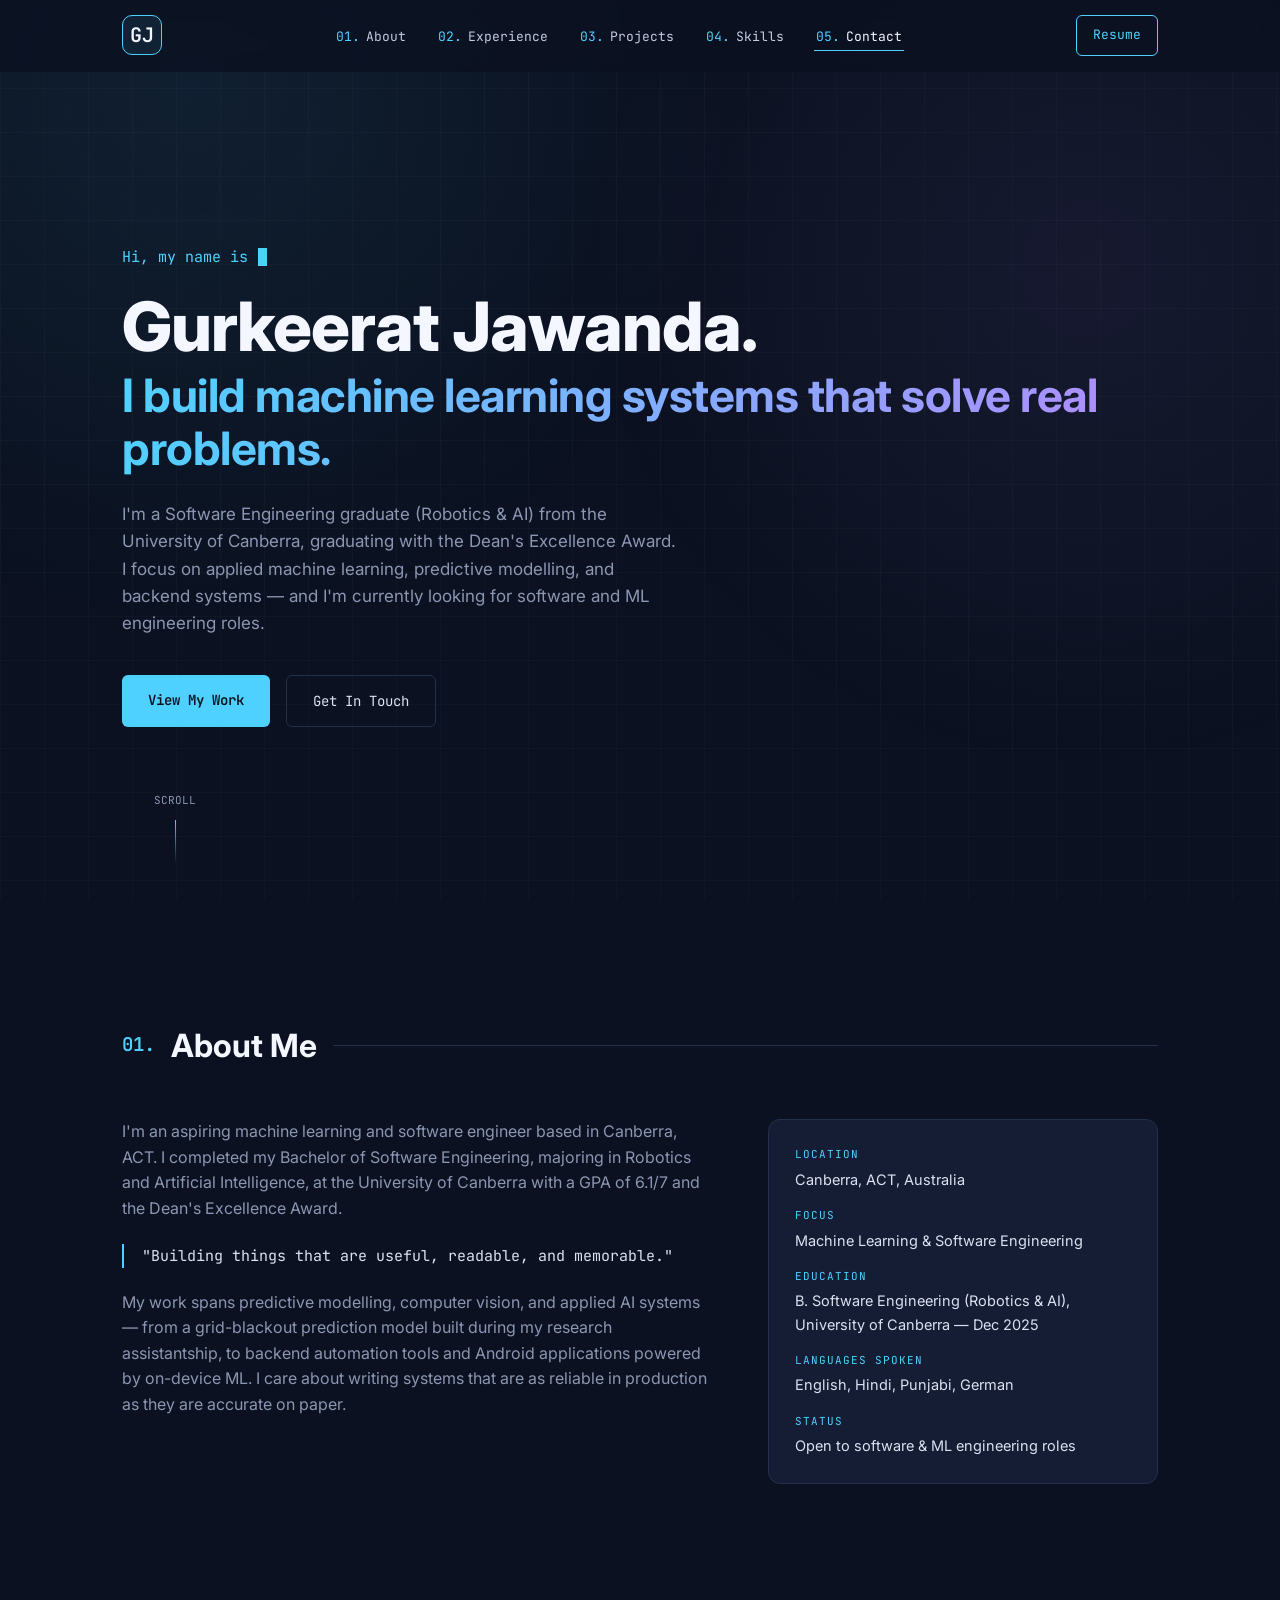
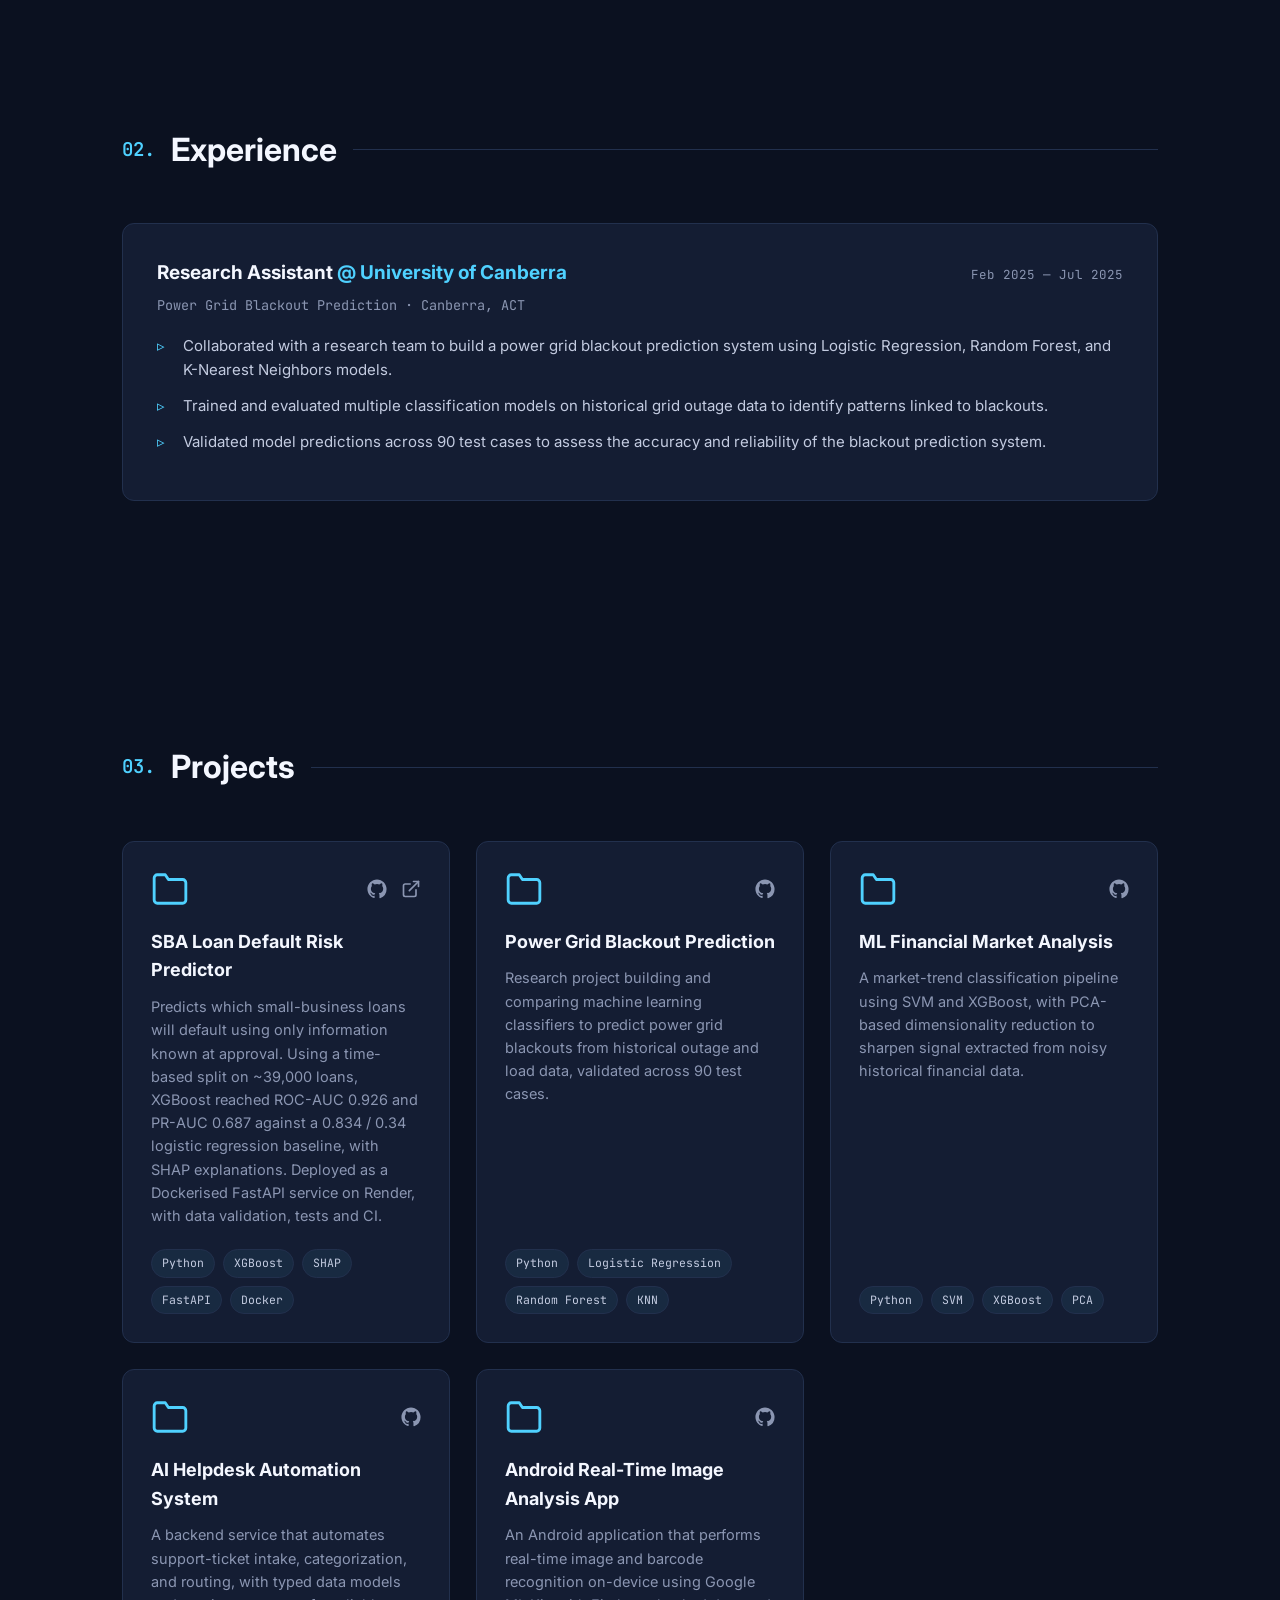
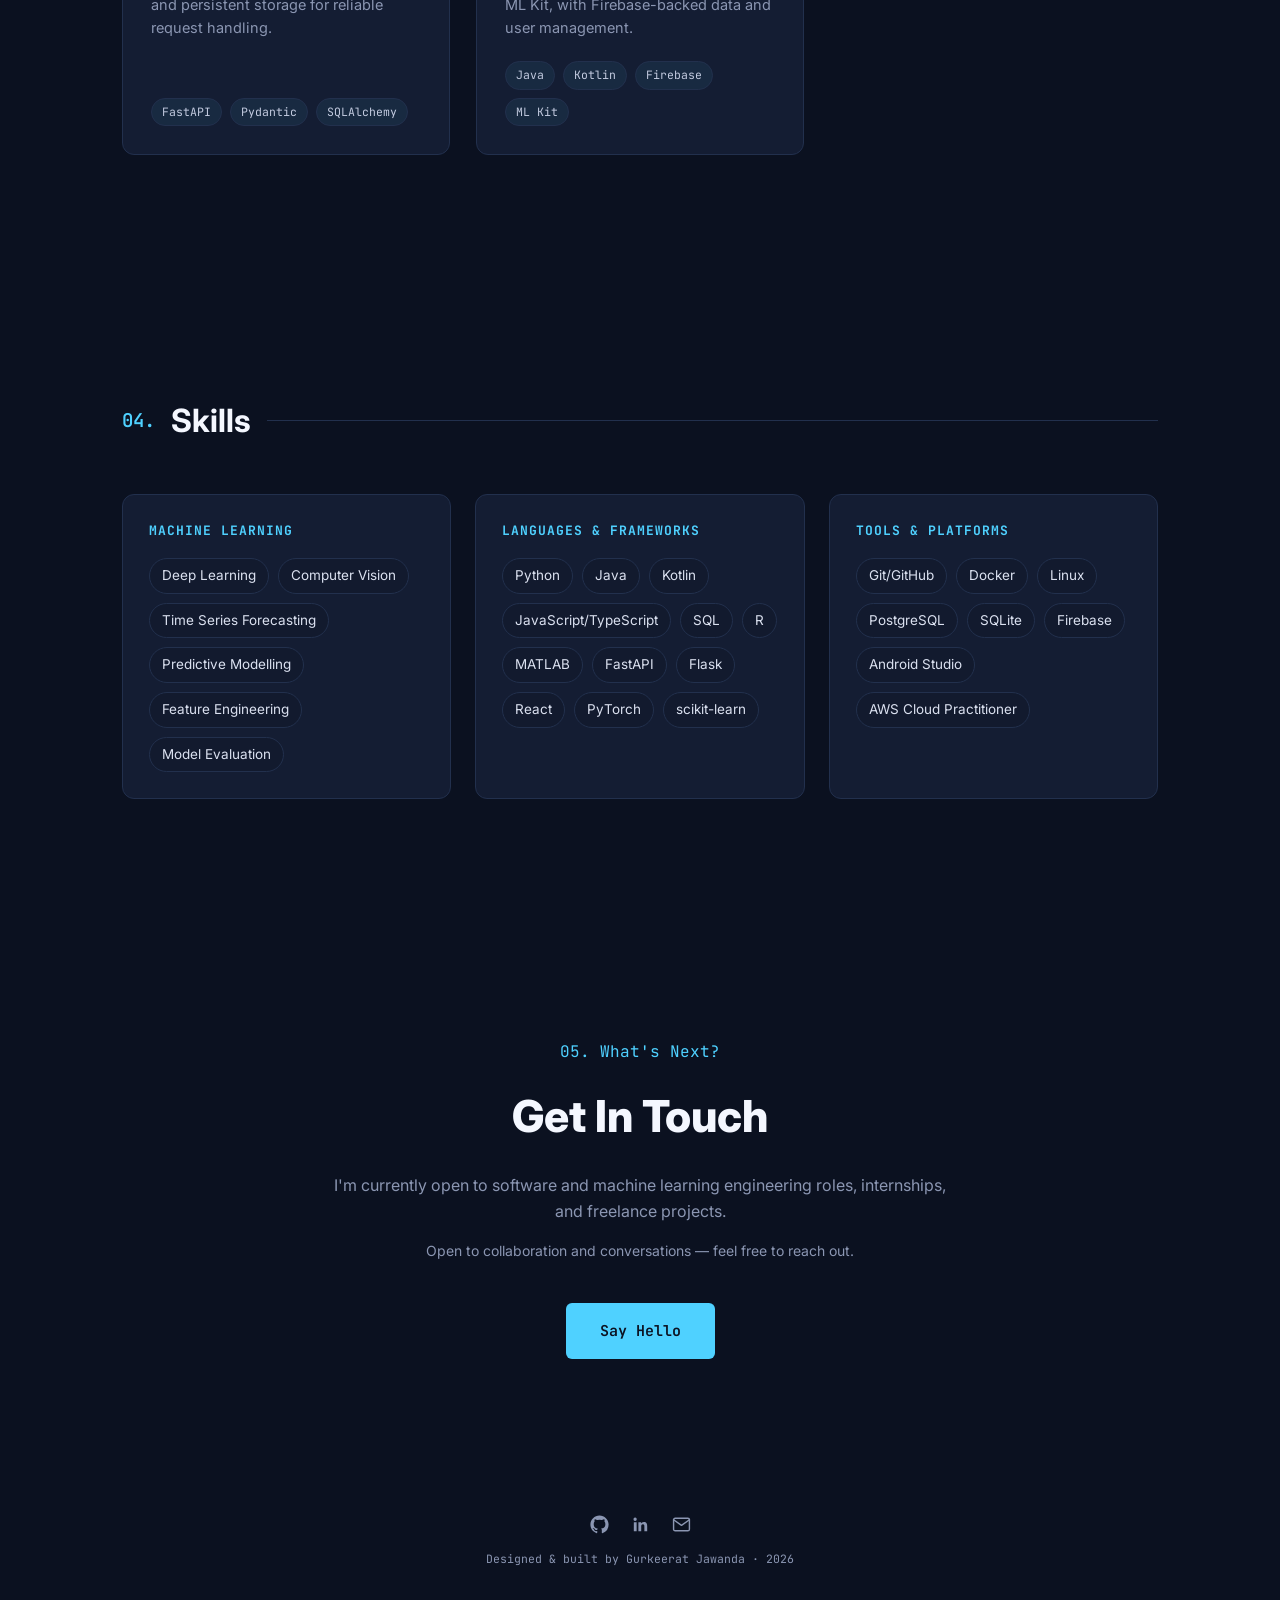
<file: index_1.html>
<!DOCTYPE html>
<html lang="en">
<head>
<meta charset="UTF-8">
<meta name="viewport" content="width=device-width, initial-scale=1.0">
<title>Gurkeerat Jawanda — Machine Learning Engineer</title>
<meta name="description" content="Gurkeerat Jawanda — Software Engineering graduate specializing in machine learning, predictive modelling, and applied AI systems.">
<link rel="preconnect" href="https://fonts.googleapis.com">
<link rel="preconnect" href="https://fonts.gstatic.com" crossorigin>
<link href="https://fonts.googleapis.com/css2?family=Inter:wght@400;500;600;700;800&family=JetBrains+Mono:wght@400;500;600&display=swap" rel="stylesheet">
<style>
  :root{
    --navy:#0b1120;
    --navy-light:#121a2e;
    --card:#141d33;
    --border:#22304d;
    --slate:#8b96b2;
    --light-slate:#c3cbe0;
    --lightest-slate:#dbe1f0;
    --white:#f4f7ff;
    --accent:#4fd1ff;
    --accent-2:#b18bff;
    --font-sans:'Inter',-apple-system,BlinkMacSystemFont,'Segoe UI',sans-serif;
    --font-mono:'JetBrains Mono',ui-monospace,SFMono-Regular,Menlo,monospace;
    --maxw:1100px;
    --nav-h:72px;
  }
  *{margin:0;padding:0;box-sizing:border-box;}
  html{scroll-behavior:smooth;}
  body{
    background:var(--navy);
    color:var(--slate);
    font-family:var(--font-sans);
    line-height:1.6;
    overflow-x:hidden;
  }
  body::before{
    content:"";
    position:fixed;
    inset:0;
    background-image:
      radial-gradient(circle at 15% 10%, rgba(79,209,255,0.08), transparent 40%),
      radial-gradient(circle at 85% 30%, rgba(177,139,255,0.07), transparent 40%),
      linear-gradient(rgba(255,255,255,0.025) 1px, transparent 1px),
      linear-gradient(90deg, rgba(255,255,255,0.025) 1px, transparent 1px);
    background-size:auto, auto, 44px 44px, 44px 44px;
    pointer-events:none;
    z-index:0;
  }
  a{color:inherit;text-decoration:none;}
  ul{list-style:none;}
  img,svg{display:block;}
  section, header, footer{position:relative;z-index:1;}
  .mono{font-family:var(--font-mono);}
  .accent{color:var(--accent);}
  .container{max-width:var(--maxw);margin:0 auto;padding:0 32px;}
  ::selection{background:rgba(79,209,255,0.25);color:var(--white);}

  /* Nav */
  header.nav{
    position:fixed;top:0;left:0;right:0;height:var(--nav-h);
    display:flex;align-items:center;z-index:100;
    background:rgba(11,17,32,0.75);
    backdrop-filter:blur(10px);
    -webkit-backdrop-filter:blur(10px);
    border-bottom:1px solid transparent;
    transition:border-color .3s ease, background .3s ease;
  }
  header.nav.scrolled{border-bottom-color:var(--border);background:rgba(11,17,32,0.92);}
  .nav-inner{display:flex;align-items:center;justify-content:space-between;width:100%;max-width:var(--maxw);margin:0 auto;padding:0 32px;}
  .logo{font-family:var(--font-mono);font-weight:600;font-size:20px;color:var(--white);border:1px solid var(--accent);
    width:40px;height:40px;display:flex;align-items:center;justify-content:center;border-radius:10px;
    background:rgba(79,209,255,0.08);}
  .nav-links{display:flex;align-items:center;gap:28px;}
  .nav-links a{font-family:var(--font-mono);font-size:13px;color:var(--light-slate);position:relative;padding:4px 2px;}
  .nav-links a .num{color:var(--accent);margin-right:6px;}
  .nav-links a::after{content:"";position:absolute;left:0;bottom:-2px;width:0;height:1px;background:var(--accent);transition:width .25s ease;}
  .nav-links a:hover::after, .nav-links a.active::after{width:100%;}
  .nav-links a:hover, .nav-links a.active{color:var(--white);}
  .resume-btn{
    font-family:var(--font-mono);font-size:13px;color:var(--accent);
    border:1px solid var(--accent);padding:9px 16px;border-radius:6px;
    transition:background .2s ease, box-shadow .2s ease, transform .2s ease;
  }
  .resume-btn:hover{background:rgba(79,209,255,0.1);box-shadow:0 0 20px rgba(79,209,255,0.15);transform:translateY(-2px);}
  .nav-toggle{display:none;background:none;border:none;color:var(--white);cursor:pointer;padding:8px;}
  .nav-toggle svg{width:24px;height:24px;}

  /* Mobile nav */
  .mobile-menu{
    position:fixed;top:0;right:0;height:100vh;width:min(75vw,320px);
    background:var(--navy-light);border-left:1px solid var(--border);
    z-index:200;display:flex;flex-direction:column;padding:80px 32px 32px;gap:26px;
    transform:translateX(100%);transition:transform .35s ease;
  }
  .mobile-menu.open{transform:translateX(0);}
  .mobile-menu a{font-family:var(--font-mono);font-size:15px;color:var(--lightest-slate);}
  .mobile-menu .num{color:var(--accent);margin-right:8px;}
  .scrim{position:fixed;inset:0;background:rgba(5,8,16,0.6);z-index:150;opacity:0;pointer-events:none;transition:opacity .3s ease;}
  .scrim.open{opacity:1;pointer-events:auto;}

  /* Reveal animation */
  .reveal{opacity:0;transform:translateY(24px);transition:opacity .7s ease, transform .7s ease;}
  .reveal.in{opacity:1;transform:translateY(0);}

  /* Hero */
  .hero{min-height:100vh;display:flex;flex-direction:column;justify-content:center;padding-top:var(--nav-h);}
  .hero .pre{font-family:var(--font-mono);color:var(--accent);font-size:15px;margin-bottom:20px;display:flex;align-items:center;gap:10px;}
  .hero .pre .caret{display:inline-block;width:9px;height:18px;background:var(--accent);animation:blink 1.1s steps(1) infinite;}
  @keyframes blink{50%{opacity:0;}}
  .hero h1{
    font-size:clamp(36px,7vw,68px);font-weight:800;color:var(--white);line-height:1.1;letter-spacing:-1px;margin-bottom:6px;
  }
  .hero h2{
    font-size:clamp(24px,5vw,46px);font-weight:700;line-height:1.15;letter-spacing:-0.5px;margin-bottom:26px;
    background:linear-gradient(100deg, var(--accent), var(--accent-2));
    -webkit-background-clip:text;background-clip:text;color:transparent;
  }
  .hero p{max-width:560px;font-size:17px;color:var(--slate);margin-bottom:38px;}
  .hero-ctas{display:flex;flex-wrap:wrap;gap:16px;}
  .btn-primary{
    font-family:var(--font-mono);font-size:14px;color:var(--navy);background:var(--accent);
    padding:14px 26px;border-radius:6px;font-weight:600;transition:transform .2s ease, box-shadow .2s ease;
  }
  .btn-primary:hover{transform:translateY(-3px);box-shadow:0 10px 30px -10px rgba(79,209,255,0.5);}
  .btn-ghost{
    font-family:var(--font-mono);font-size:14px;color:var(--lightest-slate);border:1px solid var(--border);
    padding:14px 26px;border-radius:6px;transition:border-color .2s ease, transform .2s ease, background .2s ease;
  }
  .btn-ghost:hover{border-color:var(--accent);background:rgba(79,209,255,0.06);transform:translateY(-3px);}
  .scroll-cue{position:absolute;bottom:36px;left:32px;font-family:var(--font-mono);font-size:11px;color:var(--slate);
    display:flex;flex-direction:column;align-items:center;gap:10px;}
  .scroll-cue .line{width:1px;height:44px;background:linear-gradient(var(--accent),transparent);}

  /* Section heading */
  .section{padding:120px 0;}
  .section-head{display:flex;align-items:center;gap:16px;margin-bottom:48px;}
  .section-head .idx{font-family:var(--font-mono);color:var(--accent);font-size:19px;font-weight:600;white-space:nowrap;}
  .section-head h2{font-size:clamp(24px,4vw,32px);color:var(--white);font-weight:700;white-space:nowrap;}
  .section-head .rule{flex:1;height:1px;background:var(--border);}

  /* About */
  .about-grid{display:grid;grid-template-columns:1.5fr 1fr;gap:60px;align-items:start;}
  .about-grid p{margin-bottom:16px;font-size:16px;}
  .about-grid .quote{
    font-family:var(--font-mono);color:var(--lightest-slate);font-size:15px;border-left:2px solid var(--accent);
    padding-left:18px;margin:22px 0;
  }
  .facts{background:var(--card);border:1px solid var(--border);border-radius:12px;padding:26px;}
  .facts dt{font-family:var(--font-mono);font-size:11px;text-transform:uppercase;letter-spacing:1px;color:var(--accent);margin-top:16px;}
  .facts dt:first-child{margin-top:0;}
  .facts dd{color:var(--lightest-slate);font-size:14.5px;margin-top:4px;}

  /* Experience */
  .exp-card{background:var(--card);border:1px solid var(--border);border-radius:12px;padding:34px;transition:border-color .25s ease, transform .25s ease;}
  .exp-card:hover{border-color:var(--accent);transform:translateY(-2px);}
  .exp-top{display:flex;flex-wrap:wrap;justify-content:space-between;align-items:baseline;gap:10px;margin-bottom:6px;}
  .exp-role{font-size:19px;font-weight:700;color:var(--white);}
  .exp-role span{color:var(--accent);}
  .exp-date{font-family:var(--font-mono);font-size:12.5px;color:var(--slate);}
  .exp-org{font-family:var(--font-mono);font-size:13.5px;color:var(--slate);margin-bottom:18px;}
  .exp-card ul li{position:relative;padding-left:26px;margin-bottom:12px;font-size:15px;color:var(--light-slate);}
  .exp-card ul li::before{content:"▹";position:absolute;left:0;color:var(--accent);font-size:15px;}

  /* Projects */
  .proj-grid{display:grid;grid-template-columns:repeat(auto-fit,minmax(260px,1fr));gap:26px;}
  .proj-card{
    background:var(--card);border:1px solid var(--border);border-radius:12px;padding:28px;
    display:flex;flex-direction:column;height:100%;transition:transform .25s ease, border-color .25s ease, box-shadow .25s ease;
  }
  .proj-card:hover{transform:translateY(-6px);border-color:var(--accent);box-shadow:0 20px 40px -20px rgba(79,209,255,0.25);}
  .proj-top{display:flex;justify-content:space-between;align-items:center;margin-bottom:20px;}
  .proj-icon{width:38px;height:38px;color:var(--accent);}
  .proj-icon svg{width:100%;height:100%;}
  .proj-links{display:flex;gap:14px;}
  .proj-links a{color:var(--slate);transition:color .2s ease;}
  .proj-links a:hover{color:var(--accent);}
  .proj-links svg{width:20px;height:20px;}
  .proj-card h3{color:var(--white);font-size:18px;margin-bottom:10px;}
  .proj-card p{font-size:14.5px;color:var(--slate);margin-bottom:22px;flex-grow:1;}
  .tag-row{display:flex;flex-wrap:wrap;gap:8px;font-family:var(--font-mono);font-size:11.5px;color:var(--light-slate);}
  .tag-row span{background:rgba(79,209,255,0.07);border:1px solid var(--border);padding:4px 10px;border-radius:20px;}

  /* Skills */
  .skills-grid{display:grid;grid-template-columns:repeat(auto-fit,minmax(240px,1fr));gap:24px;}
  .skill-group{background:var(--card);border:1px solid var(--border);border-radius:12px;padding:26px;}
  .skill-group h3{font-family:var(--font-mono);font-size:13px;text-transform:uppercase;letter-spacing:1px;color:var(--accent);margin-bottom:16px;}
  .pill-row{display:flex;flex-wrap:wrap;gap:9px;}
  .pill-row span{font-size:13.5px;color:var(--lightest-slate);background:var(--navy-light);border:1px solid var(--border);
    padding:6px 12px;border-radius:20px;transition:border-color .2s ease,color .2s ease;}
  .pill-row span:hover{border-color:var(--accent);color:var(--white);}

  /* Contact */
  .contact{text-align:center;max-width:620px;margin:0 auto;}
  .contact .idx{font-family:var(--font-mono);color:var(--accent);font-size:16px;display:block;margin-bottom:16px;}
  .contact h2{font-size:clamp(28px,6vw,44px);color:var(--white);font-weight:800;margin-bottom:22px;}
  .contact p{font-size:16px;margin-bottom:16px;}
  .contact .sub{font-size:14px;color:var(--slate);margin-bottom:40px;}
  .contact .btn-primary{display:inline-block;padding:16px 34px;font-size:15px;}

  footer{padding:36px 0 44px;text-align:center;}
  .footer-socials{display:flex;justify-content:center;gap:22px;margin-bottom:16px;}
  .footer-socials a{color:var(--slate);transition:color .2s ease, transform .2s ease;display:inline-block;}
  .footer-socials a:hover{color:var(--accent);transform:translateY(-3px);}
  .footer-socials svg{width:19px;height:19px;}
  footer .credit{font-family:var(--font-mono);font-size:11.5px;color:var(--slate);}

  @media(max-width:900px){
    .about-grid{grid-template-columns:1fr;gap:30px;}
  }
  @media(max-width:760px){
    .nav-links, .nav .resume-btn{display:none;}
    .nav-toggle{display:block;}
    .section{padding:90px 0;}
    .scroll-cue{display:none;}
  }
</style>
</head>
<body>

<div class="scrim" id="scrim"></div>
<nav class="mobile-menu" id="mobileMenu">
  <a href="#about" class="mobile-link"><span class="num">01.</span>About</a>
  <a href="#experience" class="mobile-link"><span class="num">02.</span>Experience</a>
  <a href="#projects" class="mobile-link"><span class="num">03.</span>Projects</a>
  <a href="#skills" class="mobile-link"><span class="num">04.</span>Skills</a>
  <a href="#contact" class="mobile-link"><span class="num">05.</span>Contact</a>
  <a href="resume.pdf" target="_blank" rel="noopener" class="resume-btn" style="text-align:center;">Resume</a>
</nav>

<header class="nav" id="siteNav">
  <div class="nav-inner">
    <a href="#home" class="logo">GJ</a>
    <ul class="nav-links">
      <li><a href="#about"><span class="num">01.</span>About</a></li>
      <li><a href="#experience"><span class="num">02.</span>Experience</a></li>
      <li><a href="#projects"><span class="num">03.</span>Projects</a></li>
      <li><a href="#skills"><span class="num">04.</span>Skills</a></li>
      <li><a href="#contact"><span class="num">05.</span>Contact</a></li>
    </ul>
    <a href="resume.pdf" target="_blank" rel="noopener" class="resume-btn">Resume</a>
    <button class="nav-toggle" id="navToggle" aria-label="Open menu">
      <svg viewBox="0 0 24 24" fill="none" stroke="currentColor" stroke-width="2" stroke-linecap="round" stroke-linejoin="round"><line x1="3" y1="12" x2="21" y2="12"/><line x1="3" y1="6" x2="21" y2="6"/><line x1="3" y1="18" x2="21" y2="18"/></svg>
    </button>
  </div>
</header>

<main class="container">

  <section class="hero" id="home">
    <p class="pre">Hi, my name is <span class="caret"></span></p>
    <h1>Gurkeerat Jawanda.</h1>
    <h2>I build machine learning systems that solve real problems.</h2>
    <p>I'm a Software Engineering graduate (Robotics &amp; AI) from the University of Canberra, graduating with the Dean's Excellence Award. I focus on applied machine learning, predictive modelling, and backend systems &mdash; and I'm currently looking for software and ML engineering roles.</p>
    <div class="hero-ctas">
      <a href="#projects" class="btn-primary">View My Work</a>
      <a href="#contact" class="btn-ghost">Get In Touch</a>
    </div>
    <div class="scroll-cue"><span>SCROLL</span><span class="line"></span></div>
  </section>

  <section class="section reveal" id="about">
    <div class="section-head"><span class="idx">01.</span><h2>About Me</h2><span class="rule"></span></div>
    <div class="about-grid">
      <div>
        <p>I'm an aspiring machine learning and software engineer based in Canberra, ACT. I completed my Bachelor of Software Engineering, majoring in Robotics and Artificial Intelligence, at the University of Canberra with a GPA of 6.1/7 and the Dean's Excellence Award.</p>
        <p class="quote">"Building things that are useful, readable, and memorable."</p>
        <p>My work spans predictive modelling, computer vision, and applied AI systems &mdash; from a grid-blackout prediction model built during my research assistantship, to backend automation tools and Android applications powered by on-device ML. I care about writing systems that are as reliable in production as they are accurate on paper.</p>
      </div>
      <dl class="facts">
        <dt>Location</dt><dd>Canberra, ACT, Australia</dd>
        <dt>Focus</dt><dd>Machine Learning &amp; Software Engineering</dd>
        <dt>Education</dt><dd>B. Software Engineering (Robotics &amp; AI), University of Canberra &mdash; Dec 2025</dd>
        <dt>Languages Spoken</dt><dd>English, Hindi, Punjabi, German</dd>
        <dt>Status</dt><dd>Open to software &amp; ML engineering roles</dd>
      </dl>
    </div>
  </section>

  <section class="section reveal" id="experience">
    <div class="section-head"><span class="idx">02.</span><h2>Experience</h2><span class="rule"></span></div>
    <div class="exp-card">
      <div class="exp-top">
        <div class="exp-role">Research Assistant <span>@ University of Canberra</span></div>
        <div class="exp-date">Feb 2025 &mdash; Jul 2025</div>
      </div>
      <div class="exp-org">Power Grid Blackout Prediction &middot; Canberra, ACT</div>
      <ul>
        <li>Collaborated with a research team to build a power grid blackout prediction system using Logistic Regression, Random Forest, and K-Nearest Neighbors models.</li>
        <li>Trained and evaluated multiple classification models on historical grid outage data to identify patterns linked to blackouts.</li>
        <li>Validated model predictions across 90 test cases to assess the accuracy and reliability of the blackout prediction system.</li>
      </ul>
    </div>
  </section>

  <section class="section reveal" id="projects">
    <div class="section-head"><span class="idx">03.</span><h2>Projects</h2><span class="rule"></span></div>
    <div class="proj-grid">

      <div class="proj-card">
        <div class="proj-top">
          <div class="proj-icon"><svg viewBox="0 0 24 24" fill="none" stroke="currentColor" stroke-width="1.8" stroke-linecap="round" stroke-linejoin="round"><path d="M22 19a2 2 0 0 1-2 2H4a2 2 0 0 1-2-2V5a2 2 0 0 1 2-2h5l2 3h9a2 2 0 0 1 2 2z"/></svg></div>
          <div class="proj-links">
            <a href="https://github.com/TheOnlyUnknown/SBA-Loan-Risk" target="_blank" rel="noopener" aria-label="GitHub">
              <svg viewBox="0 0 24 24" fill="currentColor"><path d="M12 .5C5.73.5.5 5.73.5 12c0 5.09 3.29 9.39 7.86 10.91.57.1.79-.25.79-.55 0-.27-.01-1.17-.02-2.12-3.2.7-3.88-1.36-3.88-1.36-.53-1.34-1.29-1.7-1.29-1.7-1.05-.72.08-.71.08-.71 1.17.08 1.78 1.2 1.78 1.2 1.03 1.77 2.71 1.26 3.37.96.1-.75.4-1.26.73-1.55-2.55-.29-5.23-1.28-5.23-5.68 0-1.25.44-2.28 1.18-3.08-.12-.29-.51-1.46.11-3.05 0 0 .97-.31 3.18 1.18a11 11 0 0 1 5.79 0c2.2-1.49 3.17-1.18 3.17-1.18.63 1.59.24 2.76.12 3.05.74.8 1.18 1.83 1.18 3.08 0 4.41-2.69 5.38-5.25 5.67.41.36.78 1.07.78 2.16 0 1.56-.01 2.81-.01 3.19 0 .3.21.66.8.55A11.51 11.51 0 0 0 23.5 12C23.5 5.73 18.27.5 12 .5Z"/></svg>
            </a>
            <a href="https://sba-loan-risk.onrender.com/docs" target="_blank" rel="noopener" aria-label="Live API" title="Live API (first load can take up to a minute)">
              <svg viewBox="0 0 24 24" fill="none" stroke="currentColor" stroke-width="2" stroke-linecap="round" stroke-linejoin="round"><path d="M18 13v6a2 2 0 0 1-2 2H5a2 2 0 0 1-2-2V8a2 2 0 0 1 2-2h6"/><polyline points="15 3 21 3 21 9"/><line x1="10" y1="14" x2="21" y2="3"/></svg>
            </a>
          </div>
        </div>
        <h3>SBA Loan Default Risk Predictor</h3>
        <p>Predicts which small-business loans will default using only information known at approval. Using a time-based split on ~39,000 loans, XGBoost reached ROC-AUC 0.926 and PR-AUC 0.687 against a 0.834 / 0.34 logistic regression baseline, with SHAP explanations. Deployed as a Dockerised FastAPI service on Render, with data validation, tests and CI.</p>
        <div class="tag-row"><span>Python</span><span>XGBoost</span><span>SHAP</span><span>FastAPI</span><span>Docker</span></div>
      </div>

      <div class="proj-card">
        <div class="proj-top">
          <div class="proj-icon"><svg viewBox="0 0 24 24" fill="none" stroke="currentColor" stroke-width="1.8" stroke-linecap="round" stroke-linejoin="round"><path d="M22 19a2 2 0 0 1-2 2H4a2 2 0 0 1-2-2V5a2 2 0 0 1 2-2h5l2 3h9a2 2 0 0 1 2 2z"/></svg></div>
          <div class="proj-links">
            <a href="https://github.com/TheOnlyUnknown" target="_blank" rel="noopener" aria-label="GitHub">
              <svg viewBox="0 0 24 24" fill="currentColor"><path d="M12 .5C5.73.5.5 5.73.5 12c0 5.09 3.29 9.39 7.86 10.91.57.1.79-.25.79-.55 0-.27-.01-1.17-.02-2.12-3.2.7-3.88-1.36-3.88-1.36-.53-1.34-1.29-1.7-1.29-1.7-1.05-.72.08-.71.08-.71 1.17.08 1.78 1.2 1.78 1.2 1.03 1.77 2.71 1.26 3.37.96.1-.75.4-1.26.73-1.55-2.55-.29-5.23-1.28-5.23-5.68 0-1.25.44-2.28 1.18-3.08-.12-.29-.51-1.46.11-3.05 0 0 .97-.31 3.18 1.18a11 11 0 0 1 5.79 0c2.2-1.49 3.17-1.18 3.17-1.18.63 1.59.24 2.76.12 3.05.74.8 1.18 1.83 1.18 3.08 0 4.41-2.69 5.38-5.25 5.67.41.36.78 1.07.78 2.16 0 1.56-.01 2.81-.01 3.19 0 .3.21.66.8.55A11.51 11.51 0 0 0 23.5 12C23.5 5.73 18.27.5 12 .5Z"/></svg>
            </a>
          </div>
        </div>
        <h3>Power Grid Blackout Prediction</h3>
        <p>Research project building and comparing machine learning classifiers to predict power grid blackouts from historical outage and load data, validated across 90 test cases.</p>
        <div class="tag-row"><span>Python</span><span>Logistic Regression</span><span>Random Forest</span><span>KNN</span></div>
      </div>

      <div class="proj-card">
        <div class="proj-top">
          <div class="proj-icon"><svg viewBox="0 0 24 24" fill="none" stroke="currentColor" stroke-width="1.8" stroke-linecap="round" stroke-linejoin="round"><path d="M22 19a2 2 0 0 1-2 2H4a2 2 0 0 1-2-2V5a2 2 0 0 1 2-2h5l2 3h9a2 2 0 0 1 2 2z"/></svg></div>
          <div class="proj-links">
            <a href="https://github.com/TheOnlyUnknown" target="_blank" rel="noopener" aria-label="GitHub">
              <svg viewBox="0 0 24 24" fill="currentColor"><path d="M12 .5C5.73.5.5 5.73.5 12c0 5.09 3.29 9.39 7.86 10.91.57.1.79-.25.79-.55 0-.27-.01-1.17-.02-2.12-3.2.7-3.88-1.36-3.88-1.36-.53-1.34-1.29-1.7-1.29-1.7-1.05-.72.08-.71.08-.71 1.17.08 1.78 1.2 1.78 1.2 1.03 1.77 2.71 1.26 3.37.96.1-.75.4-1.26.73-1.55-2.55-.29-5.23-1.28-5.23-5.68 0-1.25.44-2.28 1.18-3.08-.12-.29-.51-1.46.11-3.05 0 0 .97-.31 3.18 1.18a11 11 0 0 1 5.79 0c2.2-1.49 3.17-1.18 3.17-1.18.63 1.59.24 2.76.12 3.05.74.8 1.18 1.83 1.18 3.08 0 4.41-2.69 5.38-5.25 5.67.41.36.78 1.07.78 2.16 0 1.56-.01 2.81-.01 3.19 0 .3.21.66.8.55A11.51 11.51 0 0 0 23.5 12C23.5 5.73 18.27.5 12 .5Z"/></svg>
            </a>
          </div>
        </div>
        <h3>ML Financial Market Analysis</h3>
        <p>A market-trend classification pipeline using SVM and XGBoost, with PCA-based dimensionality reduction to sharpen signal extracted from noisy historical financial data.</p>
        <div class="tag-row"><span>Python</span><span>SVM</span><span>XGBoost</span><span>PCA</span></div>
      </div>

      <div class="proj-card">
        <div class="proj-top">
          <div class="proj-icon"><svg viewBox="0 0 24 24" fill="none" stroke="currentColor" stroke-width="1.8" stroke-linecap="round" stroke-linejoin="round"><path d="M22 19a2 2 0 0 1-2 2H4a2 2 0 0 1-2-2V5a2 2 0 0 1 2-2h5l2 3h9a2 2 0 0 1 2 2z"/></svg></div>
          <div class="proj-links">
            <a href="https://github.com/TheOnlyUnknown" target="_blank" rel="noopener" aria-label="GitHub">
              <svg viewBox="0 0 24 24" fill="currentColor"><path d="M12 .5C5.73.5.5 5.73.5 12c0 5.09 3.29 9.39 7.86 10.91.57.1.79-.25.79-.55 0-.27-.01-1.17-.02-2.12-3.2.7-3.88-1.36-3.88-1.36-.53-1.34-1.29-1.7-1.29-1.7-1.05-.72.08-.71.08-.71 1.17.08 1.78 1.2 1.78 1.2 1.03 1.77 2.71 1.26 3.37.96.1-.75.4-1.26.73-1.55-2.55-.29-5.23-1.28-5.23-5.68 0-1.25.44-2.28 1.18-3.08-.12-.29-.51-1.46.11-3.05 0 0 .97-.31 3.18 1.18a11 11 0 0 1 5.79 0c2.2-1.49 3.17-1.18 3.17-1.18.63 1.59.24 2.76.12 3.05.74.8 1.18 1.83 1.18 3.08 0 4.41-2.69 5.38-5.25 5.67.41.36.78 1.07.78 2.16 0 1.56-.01 2.81-.01 3.19 0 .3.21.66.8.55A11.51 11.51 0 0 0 23.5 12C23.5 5.73 18.27.5 12 .5Z"/></svg>
            </a>
          </div>
        </div>
        <h3>AI Helpdesk Automation System</h3>
        <p>A backend service that automates support-ticket intake, categorization, and routing, with typed data models and persistent storage for reliable request handling.</p>
        <div class="tag-row"><span>FastAPI</span><span>Pydantic</span><span>SQLAlchemy</span></div>
      </div>

      <div class="proj-card">
        <div class="proj-top">
          <div class="proj-icon"><svg viewBox="0 0 24 24" fill="none" stroke="currentColor" stroke-width="1.8" stroke-linecap="round" stroke-linejoin="round"><path d="M22 19a2 2 0 0 1-2 2H4a2 2 0 0 1-2-2V5a2 2 0 0 1 2-2h5l2 3h9a2 2 0 0 1 2 2z"/></svg></div>
          <div class="proj-links">
            <a href="https://github.com/TheOnlyUnknown" target="_blank" rel="noopener" aria-label="GitHub">
              <svg viewBox="0 0 24 24" fill="currentColor"><path d="M12 .5C5.73.5.5 5.73.5 12c0 5.09 3.29 9.39 7.86 10.91.57.1.79-.25.79-.55 0-.27-.01-1.17-.02-2.12-3.2.7-3.88-1.36-3.88-1.36-.53-1.34-1.29-1.7-1.29-1.7-1.05-.72.08-.71.08-.71 1.17.08 1.78 1.2 1.78 1.2 1.03 1.77 2.71 1.26 3.37.96.1-.75.4-1.26.73-1.55-2.55-.29-5.23-1.28-5.23-5.68 0-1.25.44-2.28 1.18-3.08-.12-.29-.51-1.46.11-3.05 0 0 .97-.31 3.18 1.18a11 11 0 0 1 5.79 0c2.2-1.49 3.17-1.18 3.17-1.18.63 1.59.24 2.76.12 3.05.74.8 1.18 1.83 1.18 3.08 0 4.41-2.69 5.38-5.25 5.67.41.36.78 1.07.78 2.16 0 1.56-.01 2.81-.01 3.19 0 .3.21.66.8.55A11.51 11.51 0 0 0 23.5 12C23.5 5.73 18.27.5 12 .5Z"/></svg>
            </a>
          </div>
        </div>
        <h3>Android Real-Time Image Analysis App</h3>
        <p>An Android application that performs real-time image and barcode recognition on-device using Google ML Kit, with Firebase-backed data and user management.</p>
        <div class="tag-row"><span>Java</span><span>Kotlin</span><span>Firebase</span><span>ML Kit</span></div>
      </div>

    </div>
  </section>

  <section class="section reveal" id="skills">
    <div class="section-head"><span class="idx">04.</span><h2>Skills</h2><span class="rule"></span></div>
    <div class="skills-grid">
      <div class="skill-group">
        <h3>Machine Learning</h3>
        <div class="pill-row">
          <span>Deep Learning</span><span>Computer Vision</span><span>Time Series Forecasting</span>
          <span>Predictive Modelling</span><span>Feature Engineering</span><span>Model Evaluation</span>
        </div>
      </div>
      <div class="skill-group">
        <h3>Languages &amp; Frameworks</h3>
        <div class="pill-row">
          <span>Python</span><span>Java</span><span>Kotlin</span><span>JavaScript/TypeScript</span><span>SQL</span>
          <span>R</span><span>MATLAB</span><span>FastAPI</span><span>Flask</span><span>React</span><span>PyTorch</span><span>scikit-learn</span>
        </div>
      </div>
      <div class="skill-group">
        <h3>Tools &amp; Platforms</h3>
        <div class="pill-row">
          <span>Git/GitHub</span><span>Docker</span><span>Linux</span><span>PostgreSQL</span><span>SQLite</span>
          <span>Firebase</span><span>Android Studio</span><span>AWS Cloud Practitioner</span>
        </div>
      </div>
    </div>
  </section>

  <section class="section reveal contact" id="contact">
    <span class="idx mono">05. What's Next?</span>
    <h2>Get In Touch</h2>
    <p>I'm currently open to software and machine learning engineering roles, internships, and freelance projects.</p>
    <p class="sub">Open to collaboration and conversations &mdash; feel free to reach out.</p>
    <a href="mailto:gurkeeratjawanda@gmail.com" class="btn-primary">Say Hello</a>
  </section>

</main>

<footer>
  <div class="footer-socials">
    <a href="https://github.com/TheOnlyUnknown" target="_blank" rel="noopener" aria-label="GitHub">
      <svg viewBox="0 0 24 24" fill="currentColor"><path d="M12 .5C5.73.5.5 5.73.5 12c0 5.09 3.29 9.39 7.86 10.91.57.1.79-.25.79-.55 0-.27-.01-1.17-.02-2.12-3.2.7-3.88-1.36-3.88-1.36-.53-1.34-1.29-1.7-1.29-1.7-1.05-.72.08-.71.08-.71 1.17.08 1.78 1.2 1.78 1.2 1.03 1.77 2.71 1.26 3.37.96.1-.75.4-1.26.73-1.55-2.55-.29-5.23-1.28-5.23-5.68 0-1.25.44-2.28 1.18-3.08-.12-.29-.51-1.46.11-3.05 0 0 .97-.31 3.18 1.18a11 11 0 0 1 5.79 0c2.2-1.49 3.17-1.18 3.17-1.18.63 1.59.24 2.76.12 3.05.74.8 1.18 1.83 1.18 3.08 0 4.41-2.69 5.38-5.25 5.67.41.36.78 1.07.78 2.16 0 1.56-.01 2.81-.01 3.19 0 .3.21.66.8.55A11.51 11.51 0 0 0 23.5 12C23.5 5.73 18.27.5 12 .5Z"/></svg>
    </a>
    <a href="https://linkedin.com/in/gurkeerat-jawanda-303301274" target="_blank" rel="noopener" aria-label="LinkedIn">
      <svg viewBox="0 0 24 24" fill="currentColor"><path d="M20.45 20.45h-3.56v-5.57c0-1.33-.02-3.04-1.85-3.04-1.85 0-2.14 1.45-2.14 2.94v5.67H9.34V9h3.41v1.56h.05c.48-.9 1.64-1.85 3.38-1.85 3.61 0 4.28 2.38 4.28 5.47v6.27ZM5.34 7.43a2.07 2.07 0 1 1 0-4.13 2.07 2.07 0 0 1 0 4.13ZM7.12 20.45H3.56V9h3.56v11.45Z"/></svg>
    </a>
    <a href="mailto:gurkeeratjawanda@gmail.com" aria-label="Email">
      <svg viewBox="0 0 24 24" fill="none" stroke="currentColor" stroke-width="1.8" stroke-linecap="round" stroke-linejoin="round"><path d="M4 4h16c1.1 0 2 .9 2 2v12c0 1.1-.9 2-2 2H4c-1.1 0-2-.9-2-2V6c0-1.1.9-2 2-2z"/><polyline points="22,6 12,13 2,6"/></svg>
    </a>
  </div>
  <p class="credit">Designed &amp; built by Gurkeerat Jawanda &middot; <span id="year"></span></p>
</footer>

<script>
  // Nav scroll state
  const nav = document.getElementById('siteNav');
  window.addEventListener('scroll', () => {
    nav.classList.toggle('scrolled', window.scrollY > 10);
  });

  // Mobile menu
  const toggle = document.getElementById('navToggle');
  const mobileMenu = document.getElementById('mobileMenu');
  const scrim = document.getElementById('scrim');
  function closeMenu(){ mobileMenu.classList.remove('open'); scrim.classList.remove('open'); }
  toggle.addEventListener('click', () => { mobileMenu.classList.toggle('open'); scrim.classList.toggle('open'); });
  scrim.addEventListener('click', closeMenu);
  document.querySelectorAll('.mobile-link, .mobile-menu .resume-btn').forEach(a => a.addEventListener('click', closeMenu));

  // Scroll-reveal
  const revealEls = document.querySelectorAll('.reveal');
  const io = new IntersectionObserver((entries) => {
    entries.forEach(e => { if (e.isIntersecting) { e.target.classList.add('in'); io.unobserve(e.target); } });
  }, { threshold: 0.12 });
  revealEls.forEach(el => io.observe(el));

  // Active nav link on scroll
  const sections = document.querySelectorAll('section[id]');
  const navLinks = document.querySelectorAll('.nav-links a');
  const navObserver = new IntersectionObserver((entries) => {
    entries.forEach(entry => {
      const id = entry.target.getAttribute('id');
      const link = document.querySelector('.nav-links a[href="#' + id + '"]');
      if (!link) return;
      if (entry.isIntersecting) {
        navLinks.forEach(l => l.classList.remove('active'));
        link.classList.add('active');
      }
    });
  }, { rootMargin: '-45% 0px -50% 0px' });
  sections.forEach(s => navObserver.observe(s));

  document.getElementById('year').textContent = new Date().getFullYear();
</script>

</body>
</html>
</file>
